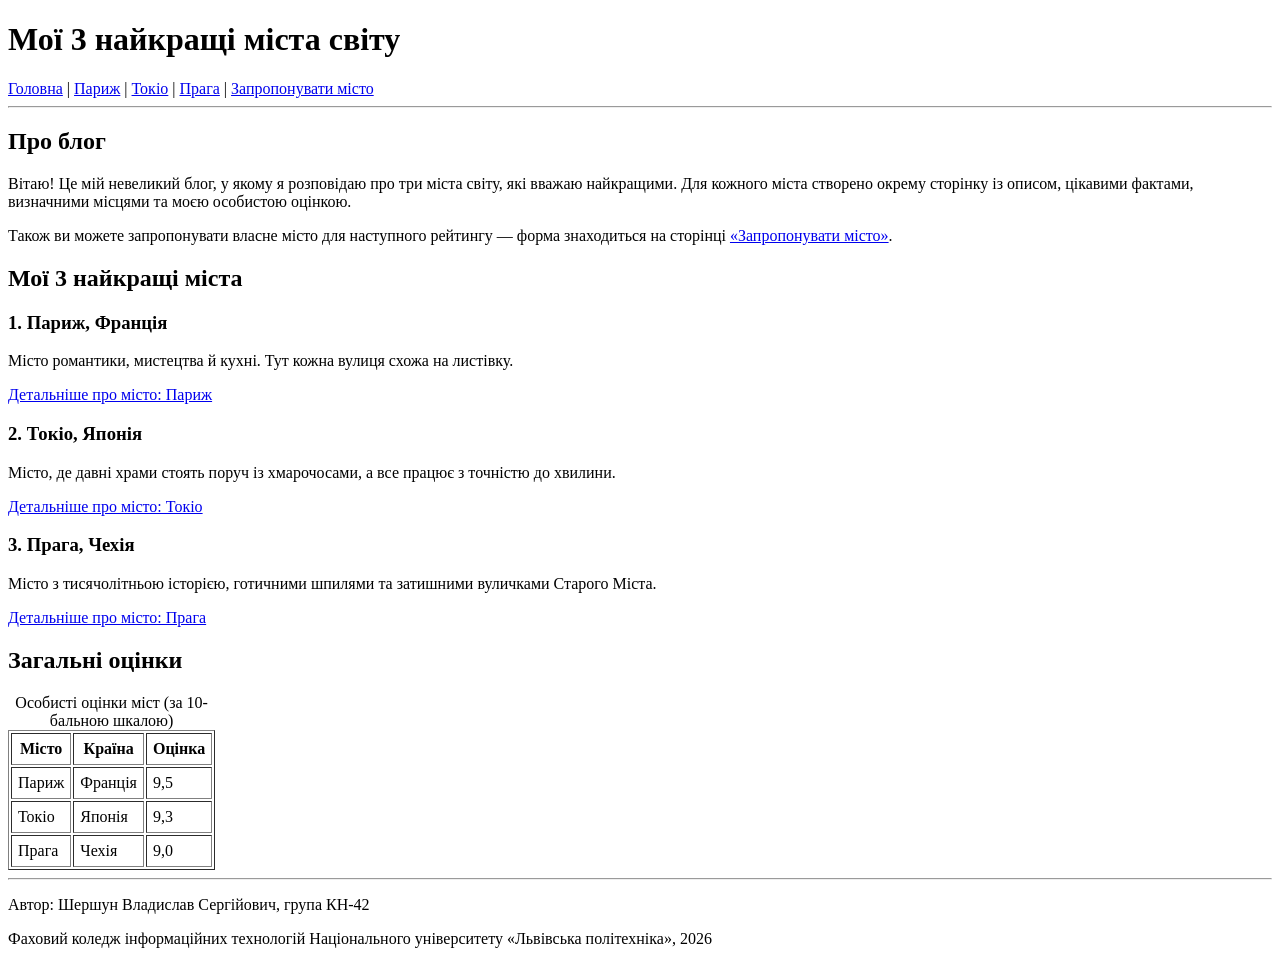
<file: index.html>
<!DOCTYPE html>
<html lang="uk">
<head>
  <meta charset="UTF-8">
  <meta name="viewport" content="width=device-width, initial-scale=1.0">
  <title>Мої 3 найкращі міста світу</title>
</head>
<body>
  <header>
    <h1>Мої 3 найкращі міста світу</h1>
    <nav>
      <a href="index.html">Головна</a> |
      <a href="city-paris.html">Париж</a> |
      <a href="city-tokyo.html">Токіо</a> |
      <a href="city-prague.html">Прага</a> |
      <a href="form.html">Запропонувати місто</a>
    </nav>
  </header>
  <hr>
  <main>
    <section>
      <h2>Про блог</h2>
      <p>Вітаю! Це мій невеликий блог, у якому я розповідаю про три міста світу, які вважаю найкращими.
      Для кожного міста створено окрему сторінку із описом, цікавими фактами, визначними місцями та моєю особистою оцінкою.</p>
      <p>Також ви можете запропонувати власне місто для наступного рейтингу — форма знаходиться на сторінці
      <a href="form.html">«Запропонувати місто»</a>.</p>
    </section>
    <section>
      <h2>Мої 3 найкращі міста</h2>
      <article>
        <h3>1. Париж, Франція</h3>
        <p>Місто романтики, мистецтва й кухні. Тут кожна вулиця схожа на листівку.</p>
        <p><a href="city-paris.html">Детальніше про місто: Париж</a></p>
      </article>
      <article>
        <h3>2. Токіо, Японія</h3>
        <p>Місто, де давні храми стоять поруч із хмарочосами, а все працює з точністю до хвилини.</p>
        <p><a href="city-tokyo.html">Детальніше про місто: Токіо</a></p>
      </article>
      <article>
        <h3>3. Прага, Чехія</h3>
        <p>Місто з тисячолітньою історією, готичними шпилями та затишними вуличками Старого Міста.</p>
        <p><a href="city-prague.html">Детальніше про місто: Прага</a></p>
      </article>
    </section>
    <section>
      <h2>Загальні оцінки</h2>
      <table border="1" cellpadding="6">
        <caption>Особисті оцінки міст (за 10-бальною шкалою)</caption>
        <thead>
          <tr><th>Місто</th><th>Країна</th><th>Оцінка</th></tr>
        </thead>
        <tbody>
          <tr><td>Париж</td><td>Франція</td><td>9,5</td></tr>
          <tr><td>Токіо</td><td>Японія</td><td>9,3</td></tr>
          <tr><td>Прага</td><td>Чехія</td><td>9,0</td></tr>
        </tbody>
      </table>
    </section>
  </main>
  <hr>
  <footer>
    <p>Автор: Шершун Владислав Сергійович, група КН-42</p>
    <p>Фаховий коледж інформаційних технологій Національного університету «Львівська політехніка», 2026</p>
  </footer>
</body>
</html>
</file>
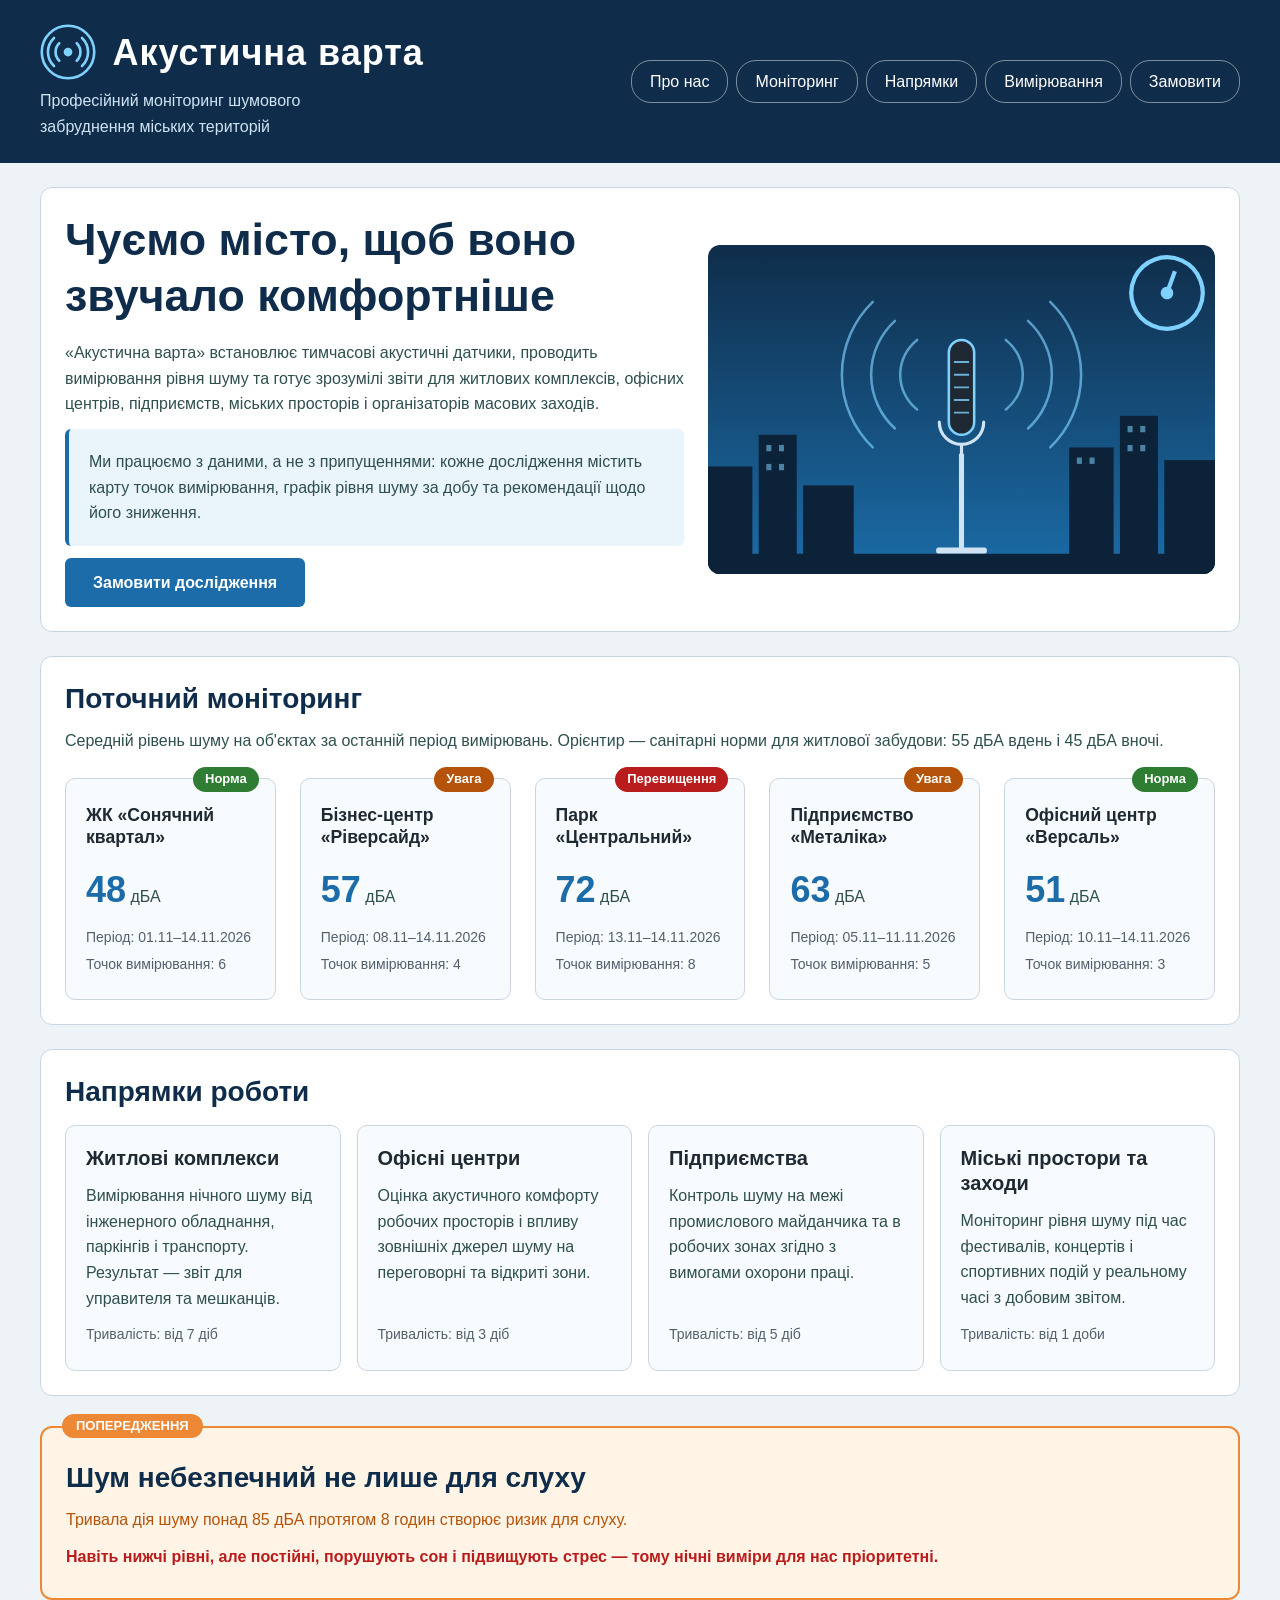
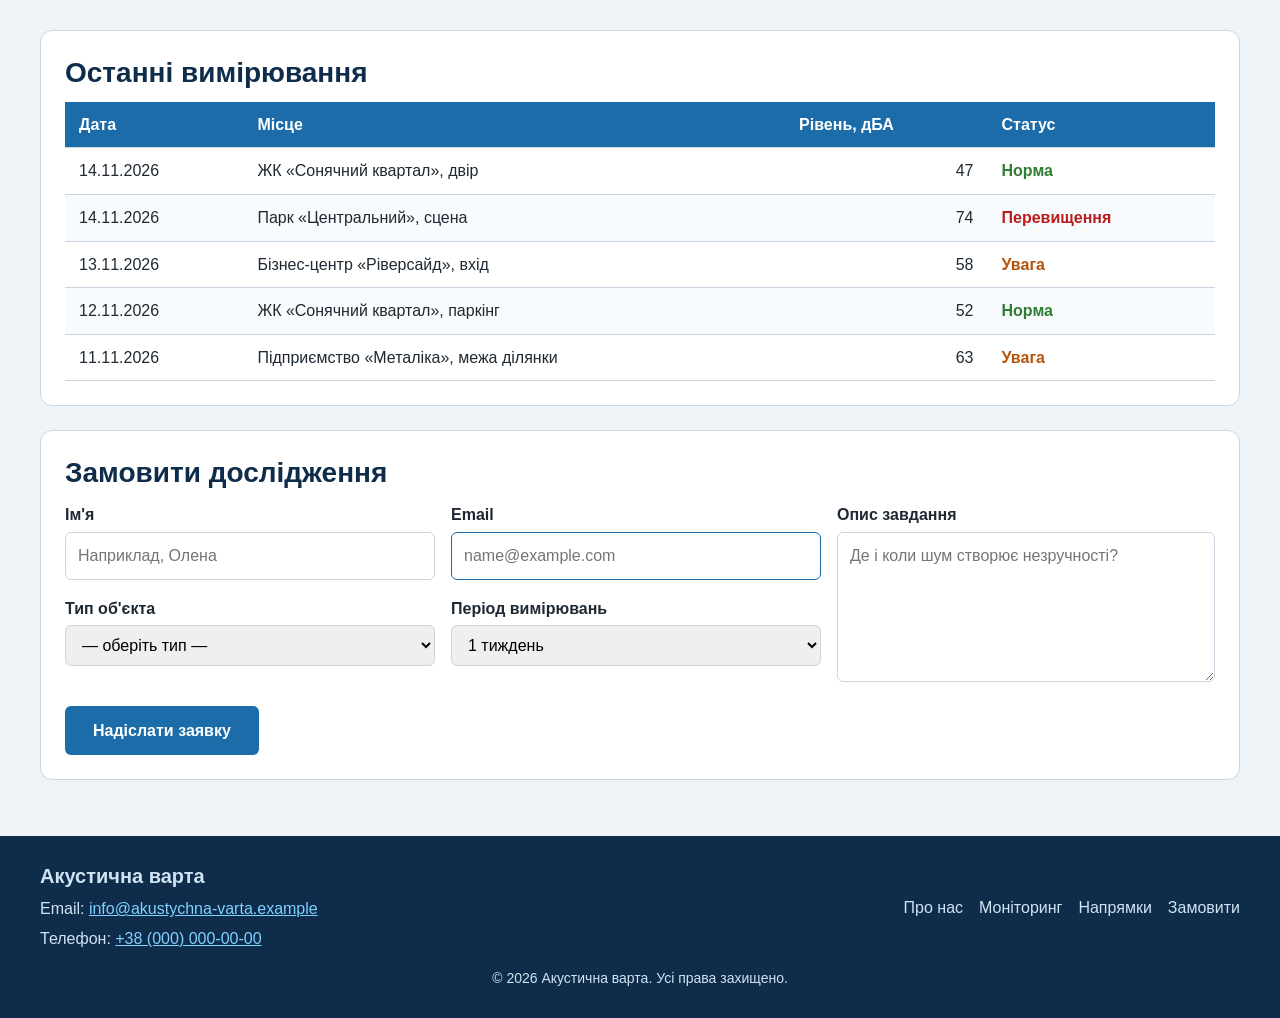
<file: Lab-3/index.html>
<!DOCTYPE html>
<html lang="uk">
<head>
  <meta charset="UTF-8">
  <meta name="viewport" content="width=device-width, initial-scale=1.0">
  <title>Акустична варта — моніторинг шумового забруднення</title>
  <link rel="stylesheet" href="css/main.css">
</head>
<body>

  <header class="site-header">
    <div class="header__inner">
      <div class="brand">
        <img class="logo" src="assets/images/logo.svg" alt="Логотип «Акустична варта»: звукові хвилі навколо датчика" width="56" height="56">
        <h1 id="site-title">Акустична варта</h1>
        <p class="slogan">Професійний моніторинг шумового забруднення міських територій</p>
      </div>
      <nav class="nav" aria-label="Головна навігація">
        <a class="nav-link" href="#about">Про нас</a>
        <a class="nav-link" href="#monitoring">Моніторинг</a>
        <a class="nav-link" href="#services">Напрямки</a>
        <a class="nav-link" href="#log">Вимірювання</a>
        <a class="nav-link" href="#order">Замовити</a>
      </nav>
    </div>
  </header>

  <main>

    <section id="about" class="section hero">
      <div class="hero__content">
        <h2 class="hero__title">Чуємо місто, щоб воно звучало комфортніше</h2>
        <p>«Акустична варта» встановлює тимчасові акустичні датчики, проводить вимірювання рівня шуму та готує зрозумілі звіти для житлових комплексів, офісних центрів, підприємств, міських просторів і організаторів масових заходів.</p>
        <p id="company-description">Ми працюємо з даними, а не з припущеннями: кожне дослідження містить карту точок вимірювання, графік рівня шуму за добу та рекомендації щодо його зниження.</p>
        <a class="btn" href="#order">Замовити дослідження</a>
      </div>
      <div class="hero__image">
        <img src="assets/images/hero.svg" alt="Мікрофон на тлі міської забудови та звукові хвилі" width="800" height="520">
        <div class="sensor" aria-hidden="true"></div>
      </div>
    </section>

    <section id="monitoring" class="section">
      <h2>Поточний моніторинг</h2>
      <p>Середній рівень шуму на об'єктах за останній період вимірювань. Орієнтир — санітарні норми для житлової забудови: 55 дБА вдень і 45 дБА вночі.</p>

      <div class="monitoring-grid">
        <div class="card measure-card">
          <span class="status-badge status-ok">Норма</span>
          <h3 class="object-name">ЖК «Сонячний квартал»</h3>
          <p class="level"><span class="level-value">48</span> дБА</p>
          <p class="meta">Період: 01.11–14.11.2026</p>
          <p class="meta">Точок вимірювання: 6</p>
        </div>

        <div class="card measure-card">
          <span class="status-badge status-warn">Увага</span>
          <h3 class="object-name">Бізнес-центр «Ріверсайд»</h3>
          <p class="level"><span class="level-value">57</span> дБА</p>
          <p class="meta">Період: 08.11–14.11.2026</p>
          <p class="meta">Точок вимірювання: 4</p>
        </div>

        <div class="card measure-card">
          <span class="status-badge status-alert">Перевищення</span>
          <h3 class="object-name">Парк «Центральний»</h3>
          <p class="level"><span class="level-value">72</span> дБА</p>
          <p class="meta">Період: 13.11–14.11.2026</p>
          <p class="meta">Точок вимірювання: 8</p>
        </div>

        <div class="card measure-card">
          <span class="status-badge status-warn">Увага</span>
          <h3 class="object-name">Підприємство «Металіка»</h3>
          <p class="level"><span class="level-value">63</span> дБА</p>
          <p class="meta">Період: 05.11–11.11.2026</p>
          <p class="meta">Точок вимірювання: 5</p>
        </div>

        <div class="card measure-card">
          <span class="status-badge status-ok">Норма</span>
          <h3 class="object-name">Офісний центр «Версаль»</h3>
          <p class="level"><span class="level-value">51</span> дБА</p>
          <p class="meta">Період: 10.11–14.11.2026</p>
          <p class="meta">Точок вимірювання: 3</p>
        </div>
      </div>
    </section>

    <section id="services" class="section">
      <h2>Напрямки роботи</h2>

      <div class="services-grid">
        <article class="card service-card">
          <h3>Житлові комплекси</h3>
          <p>Вимірювання нічного шуму від інженерного обладнання, паркінгів і транспорту. Результат — звіт для управителя та мешканців.</p>
          <p class="meta">Тривалість: від 7 діб</p>
        </article>

        <article class="card service-card">
          <h3>Офісні центри</h3>
          <p>Оцінка акустичного комфорту робочих просторів і впливу зовнішніх джерел шуму на переговорні та відкриті зони.</p>
          <p class="meta">Тривалість: від 3 діб</p>
        </article>

        <article class="card service-card">
          <h3>Підприємства</h3>
          <p>Контроль шуму на межі промислового майданчика та в робочих зонах згідно з вимогами охорони праці.</p>
          <p class="meta">Тривалість: від 5 діб</p>
        </article>

        <article class="card service-card">
          <h3>Міські простори та заходи</h3>
          <p>Моніторинг рівня шуму під час фестивалів, концертів і спортивних подій у реальному часі з добовим звітом.</p>
          <p class="meta">Тривалість: від 1 доби</p>
        </article>
      </div>
    </section>

    <aside id="warning" class="warning">
      <span class="warning-label">Попередження</span>
      <h2>Шум небезпечний не лише для слуху</h2>
      <p class="warning-text">Тривала дія шуму понад 85 дБА протягом 8 годин створює ризик для слуху.</p>
      <p id="warning-note" class="warning-text">Навіть нижчі рівні, але постійні, порушують сон і підвищують стрес — тому нічні виміри для нас пріоритетні.</p>
    </aside>

    <section id="log" class="section">
      <h2>Останні вимірювання</h2>
      <div class="table-wrapper" role="region" aria-label="Таблиця останніх вимірювань" tabindex="0">
        <table class="log-table">
          <thead>
            <tr>
              <th>Дата</th>
              <th>Місце</th>
              <th>Рівень, дБА</th>
              <th>Статус</th>
            </tr>
          </thead>
          <tbody>
            <tr>
              <td>14.11.2026</td>
              <td>ЖК «Сонячний квартал», двір</td>
              <td class="level-cell">47</td>
              <td><span class="status-text status-ok">Норма</span></td>
            </tr>
            <tr>
              <td>14.11.2026</td>
              <td>Парк «Центральний», сцена</td>
              <td class="level-cell">74</td>
              <td><span class="status-text status-alert">Перевищення</span></td>
            </tr>
            <tr>
              <td>13.11.2026</td>
              <td>Бізнес-центр «Ріверсайд», вхід</td>
              <td class="level-cell">58</td>
              <td><span class="status-text status-warn">Увага</span></td>
            </tr>
            <tr>
              <td>12.11.2026</td>
              <td>ЖК «Сонячний квартал», паркінг</td>
              <td class="level-cell">52</td>
              <td><span class="status-text status-ok">Норма</span></td>
            </tr>
            <tr>
              <td>11.11.2026</td>
              <td>Підприємство «Металіка», межа ділянки</td>
              <td class="level-cell">63</td>
              <td><span class="status-text status-warn">Увага</span></td>
            </tr>
          </tbody>
        </table>
      </div>
    </section>

    <section id="order" class="section">
      <h2>Замовити дослідження</h2>
      <form class="form" action="#" method="post">
        <div class="form__fields">
          <div class="form-row">
            <label for="name">Ім'я</label>
            <input type="text" id="name" name="name" placeholder="Наприклад, Олена" required>
          </div>
          <div class="form-row">
            <label for="email">Email</label>
            <input type="email" id="email" name="email" placeholder="name@example.com" required>
          </div>
          <div class="form-row">
            <label for="object-type">Тип об'єкта</label>
            <select id="object-type" name="object-type" required>
              <option value="">— оберіть тип —</option>
              <option value="residential">Житловий комплекс</option>
              <option value="office">Офісний центр</option>
              <option value="industrial">Підприємство</option>
              <option value="public">Міський простір</option>
              <option value="event">Масовий захід</option>
            </select>
          </div>
          <div class="form-row">
            <label for="period">Період вимірювань</label>
            <select id="period" name="period">
              <option value="1d">1 доба</option>
              <option value="1w" selected>1 тиждень</option>
              <option value="1m">1 місяць</option>
            </select>
          </div>
        </div>
        <div class="form-row form__description">
          <label for="details">Опис завдання</label>
          <textarea id="details" name="details" rows="5" placeholder="Де і коли шум створює незручності?"></textarea>
        </div>
        <div class="form__actions">
          <button type="submit" class="btn">Надіслати заявку</button>
        </div>
      </form>
    </section>

  </main>

  <footer class="site-footer">
    <div class="footer__inner">
      <div class="footer__contacts">
        <p class="footer__title">Акустична варта</p>
        <p>Email: <a href="mailto:info@akustychna-varta.example">info@akustychna-varta.example</a></p>
        <p>Телефон: <a href="tel:+380000000000">+38 (000) 000-00-00</a></p>
      </div>
      <nav class="footer__nav" aria-label="Навігація в підвалі">
        <a href="#about">Про нас</a>
        <a href="#monitoring">Моніторинг</a>
        <a href="#services">Напрямки</a>
        <a href="#order">Замовити</a>
      </nav>
    </div>
    <p class="footer__copy">© 2026 Акустична варта. Усі права захищено.</p>
  </footer>

</body>
</html>
</file>
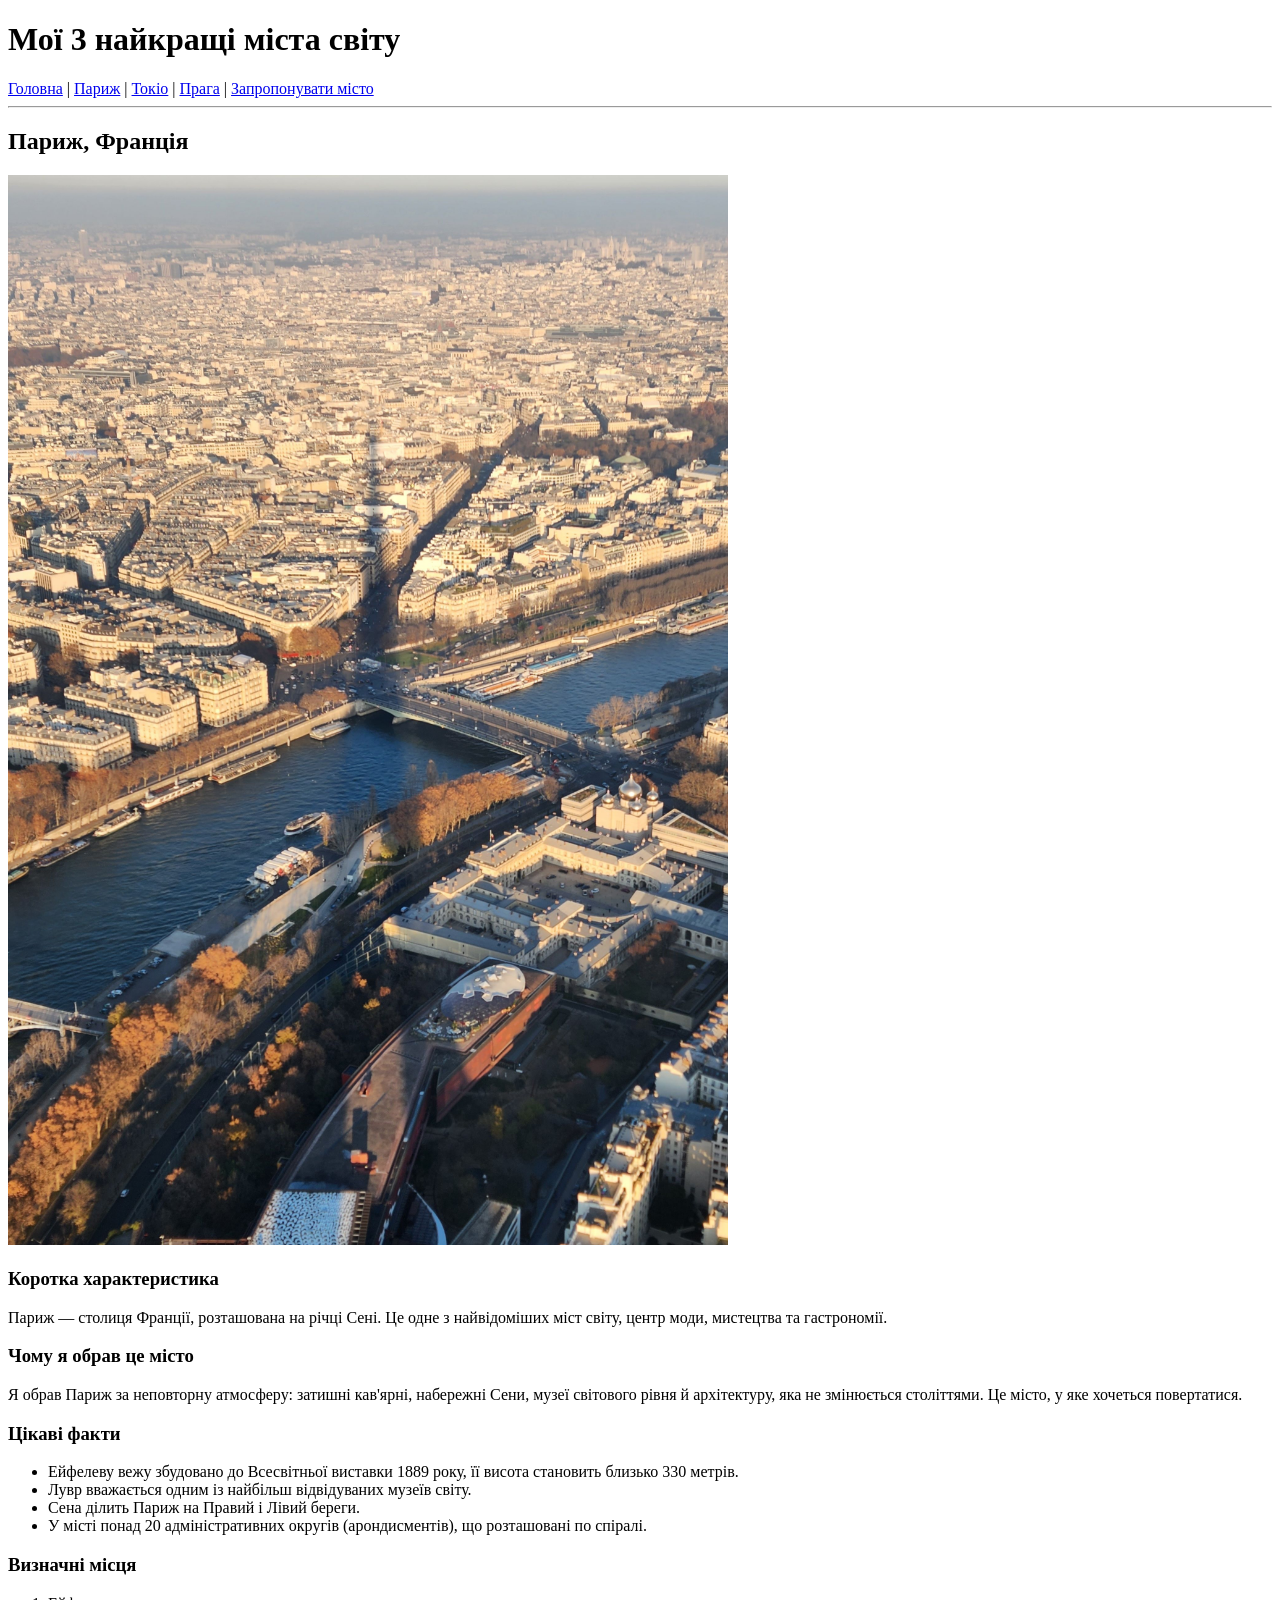
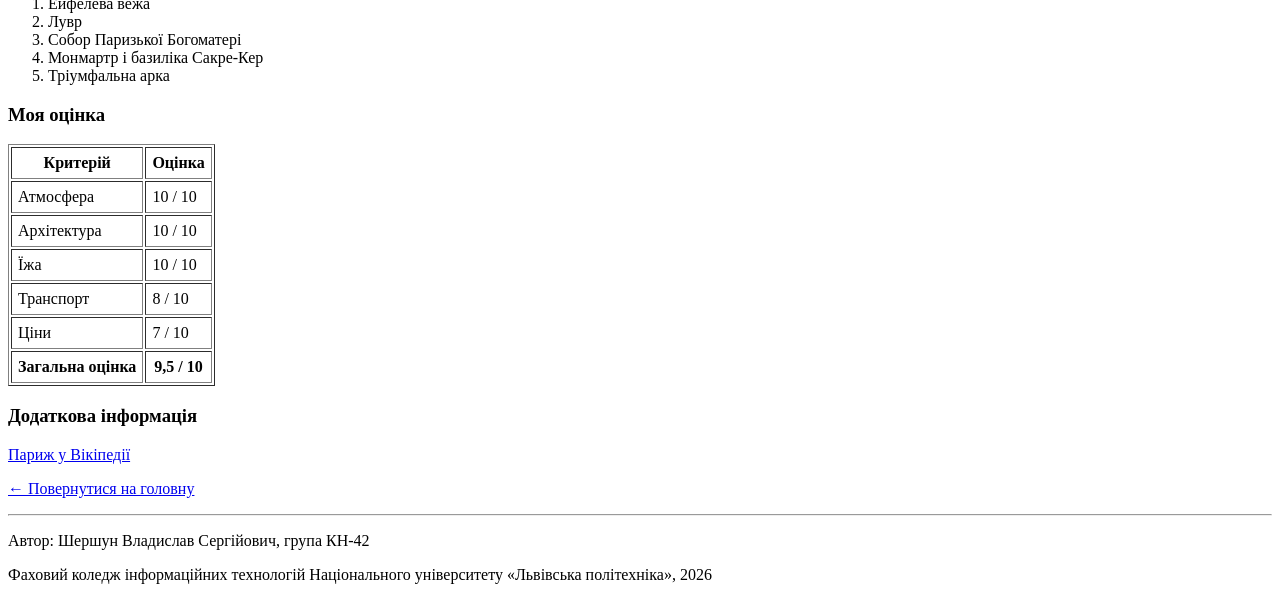
<file: city-paris.html>
<!DOCTYPE html>
<html lang="uk">
<head>
  <meta charset="UTF-8">
  <meta name="viewport" content="width=device-width, initial-scale=1.0">
  <title>Париж — Мої 3 найкращі міста світу</title>
</head>
<body>
  <header>
    <h1>Мої 3 найкращі міста світу</h1>
    <nav>
      <a href="index.html">Головна</a> |
      <a href="city-paris.html">Париж</a> |
      <a href="city-tokyo.html">Токіо</a> |
      <a href="city-prague.html">Прага</a> |
      <a href="form.html">Запропонувати місто</a>
    </nav>
  </header>
  <hr>
  <main>
    <article>
      <h2>Париж, Франція</h2>
      <img src="images/paris.jpg" alt="Ілюстрація: силует Ейфелевої вежі на тлі вечірнього неба над Сеною" width="720">
      <section>
        <h3>Коротка характеристика</h3>
        <p>Париж — столиця Франції, розташована на річці Сені. Це одне з найвідоміших міст світу, центр моди, мистецтва та гастрономії.</p>
      </section>
      <section>
        <h3>Чому я обрав це місто</h3>
        <p>Я обрав Париж за неповторну атмосферу: затишні кав'ярні, набережні Сени, музеї світового рівня й архітектуру, яка не змінюється століттями. Це місто, у яке хочеться повертатися.</p>
      </section>
      <section>
        <h3>Цікаві факти</h3>
        <ul>
        <li>Ейфелеву вежу збудовано до Всесвітньої виставки 1889 року, її висота становить близько 330 метрів.</li>
        <li>Лувр вважається одним із найбільш відвідуваних музеїв світу.</li>
        <li>Сена ділить Париж на Правий і Лівий береги.</li>
        <li>У місті понад 20 адміністративних округів (арондисментів), що розташовані по спіралі.</li>
        </ul>
      </section>
      <section>
        <h3>Визначні місця</h3>
        <ol>
        <li>Ейфелева вежа</li>
        <li>Лувр</li>
        <li>Собор Паризької Богоматері</li>
        <li>Монмартр і базиліка Сакре-Кер</li>
        <li>Тріумфальна арка</li>
        </ol>
      </section>
      <section>
        <h3>Моя оцінка</h3>
        <table border="1" cellpadding="6">
          <thead>
            <tr><th>Критерій</th><th>Оцінка</th></tr>
          </thead>
          <tbody>
          <tr><td>Атмосфера</td><td>10 / 10</td></tr>
          <tr><td>Архітектура</td><td>10 / 10</td></tr>
          <tr><td>Їжа</td><td>10 / 10</td></tr>
          <tr><td>Транспорт</td><td>8 / 10</td></tr>
          <tr><td>Ціни</td><td>7 / 10</td></tr>
          </tbody>
          <tfoot>
            <tr><th>Загальна оцінка</th><th>9,5 / 10</th></tr>
          </tfoot>
        </table>
      </section>
      <section>
        <h3>Додаткова інформація</h3>
        <p><a href="https://uk.wikipedia.org/wiki/Париж" target="_blank" rel="noopener">Париж у Вікіпедії</a></p>
      </section>
    </article>
    <p><a href="index.html">← Повернутися на головну</a></p>
  </main>
  <hr>
  <footer>
    <p>Автор: Шершун Владислав Сергійович, група КН-42</p>
    <p>Фаховий коледж інформаційних технологій Національного університету «Львівська політехніка», 2026</p>
  </footer>
</body>
</html>
</file>
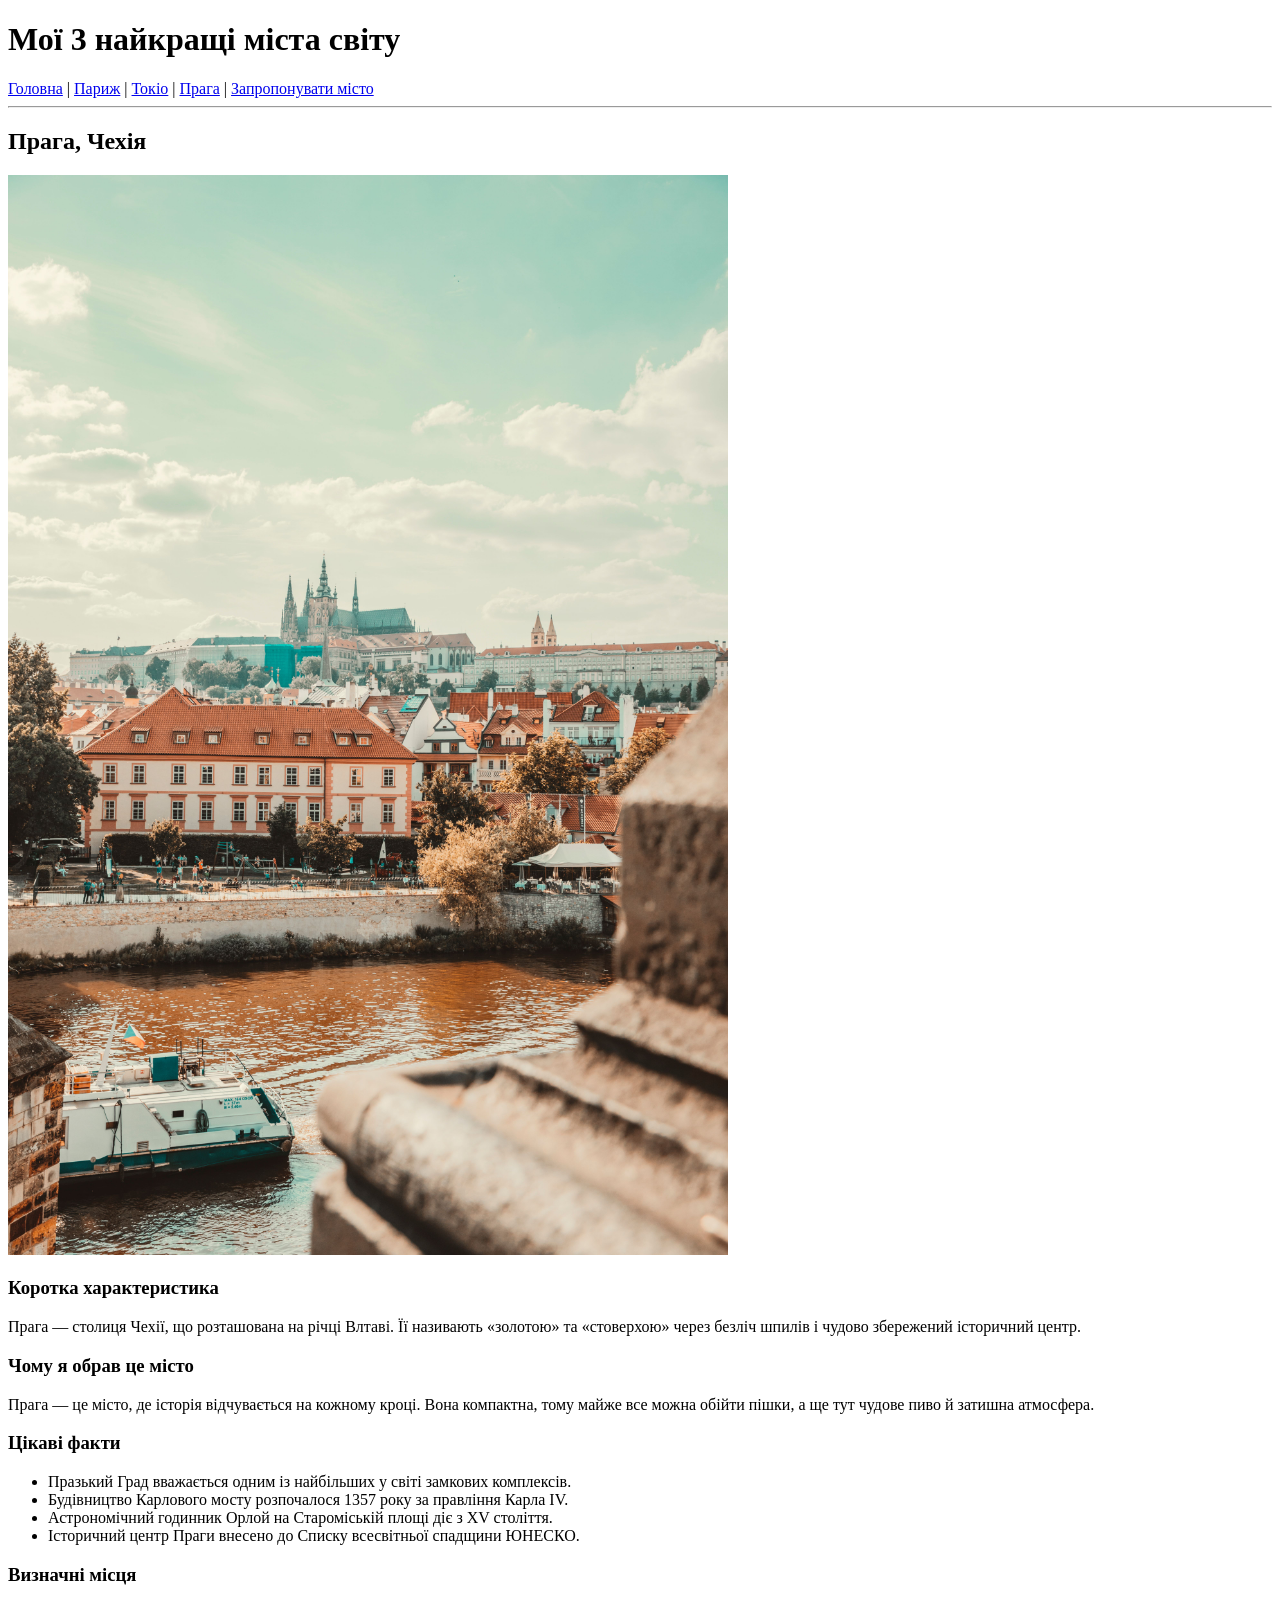
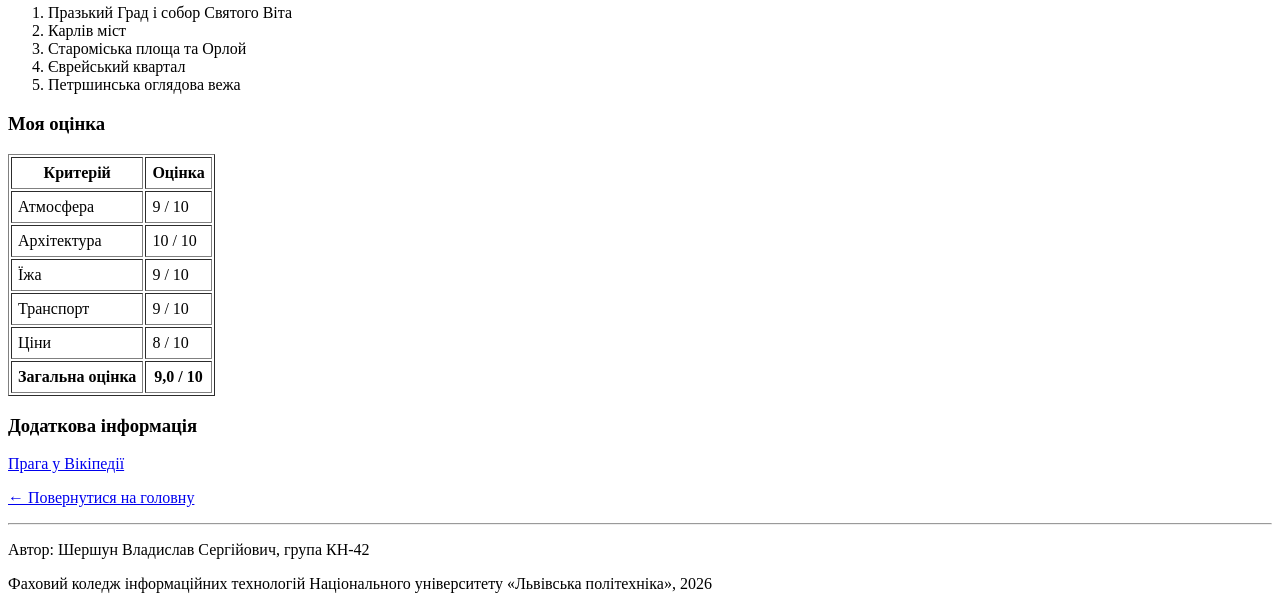
<file: city-prague.html>
<!DOCTYPE html>
<html lang="uk">
<head>
  <meta charset="UTF-8">
  <meta name="viewport" content="width=device-width, initial-scale=1.0">
  <title>Прага — Мої 3 найкращі міста світу</title>
</head>
<body>
  <header>
    <h1>Мої 3 найкращі міста світу</h1>
    <nav>
      <a href="index.html">Головна</a> |
      <a href="city-paris.html">Париж</a> |
      <a href="city-tokyo.html">Токіо</a> |
      <a href="city-prague.html">Прага</a> |
      <a href="form.html">Запропонувати місто</a>
    </nav>
  </header>
  <hr>
  <main>
    <article>
      <h2>Прага, Чехія</h2>
      <img src="images/prague.jpg" alt="Ілюстрація: Празький Град на пагорбі над річкою Влтавою та Карлів міст" width="720">
      <section>
        <h3>Коротка характеристика</h3>
        <p>Прага — столиця Чехії, що розташована на річці Влтаві. Її називають «золотою» та «стоверхою» через безліч шпилів і чудово збережений історичний центр.</p>
      </section>
      <section>
        <h3>Чому я обрав це місто</h3>
        <p>Прага — це місто, де історія відчувається на кожному кроці. Вона компактна, тому майже все можна обійти пішки, а ще тут чудове пиво й затишна атмосфера.</p>
      </section>
      <section>
        <h3>Цікаві факти</h3>
        <ul>
        <li>Празький Град вважається одним із найбільших у світі замкових комплексів.</li>
        <li>Будівництво Карлового мосту розпочалося 1357 року за правління Карла IV.</li>
        <li>Астрономічний годинник Орлой на Староміській площі діє з XV століття.</li>
        <li>Історичний центр Праги внесено до Списку всесвітньої спадщини ЮНЕСКО.</li>
        </ul>
      </section>
      <section>
        <h3>Визначні місця</h3>
        <ol>
        <li>Празький Град і собор Святого Віта</li>
        <li>Карлів міст</li>
        <li>Староміська площа та Орлой</li>
        <li>Єврейський квартал</li>
        <li>Петршинська оглядова вежа</li>
        </ol>
      </section>
      <section>
        <h3>Моя оцінка</h3>
        <table border="1" cellpadding="6">
          <thead>
            <tr><th>Критерій</th><th>Оцінка</th></tr>
          </thead>
          <tbody>
          <tr><td>Атмосфера</td><td>9 / 10</td></tr>
          <tr><td>Архітектура</td><td>10 / 10</td></tr>
          <tr><td>Їжа</td><td>9 / 10</td></tr>
          <tr><td>Транспорт</td><td>9 / 10</td></tr>
          <tr><td>Ціни</td><td>8 / 10</td></tr>
          </tbody>
          <tfoot>
            <tr><th>Загальна оцінка</th><th>9,0 / 10</th></tr>
          </tfoot>
        </table>
      </section>
      <section>
        <h3>Додаткова інформація</h3>
        <p><a href="https://uk.wikipedia.org/wiki/Прага" target="_blank" rel="noopener">Прага у Вікіпедії</a></p>
      </section>
    </article>
    <p><a href="index.html">← Повернутися на головну</a></p>
  </main>
  <hr>
  <footer>
    <p>Автор: Шершун Владислав Сергійович, група КН-42</p>
    <p>Фаховий коледж інформаційних технологій Національного університету «Львівська політехніка», 2026</p>
  </footer>
</body>
</html>
</file>
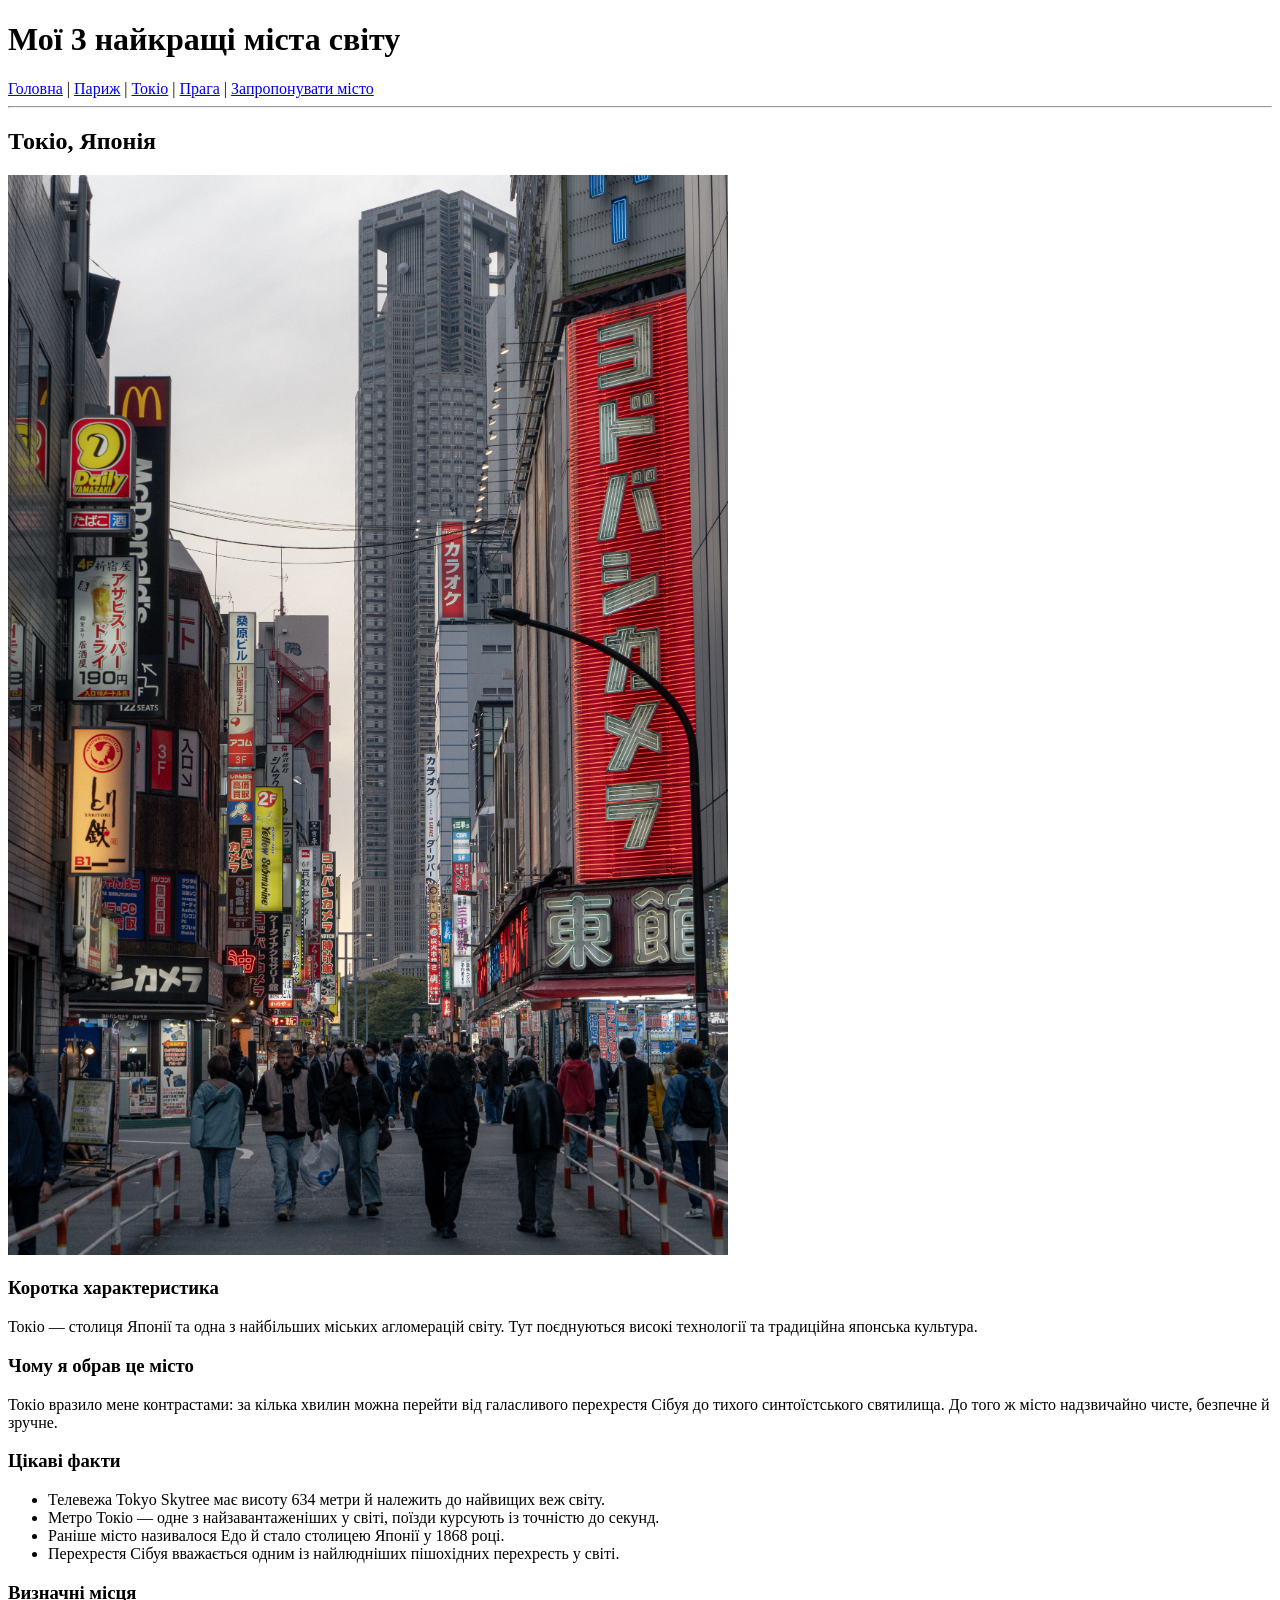
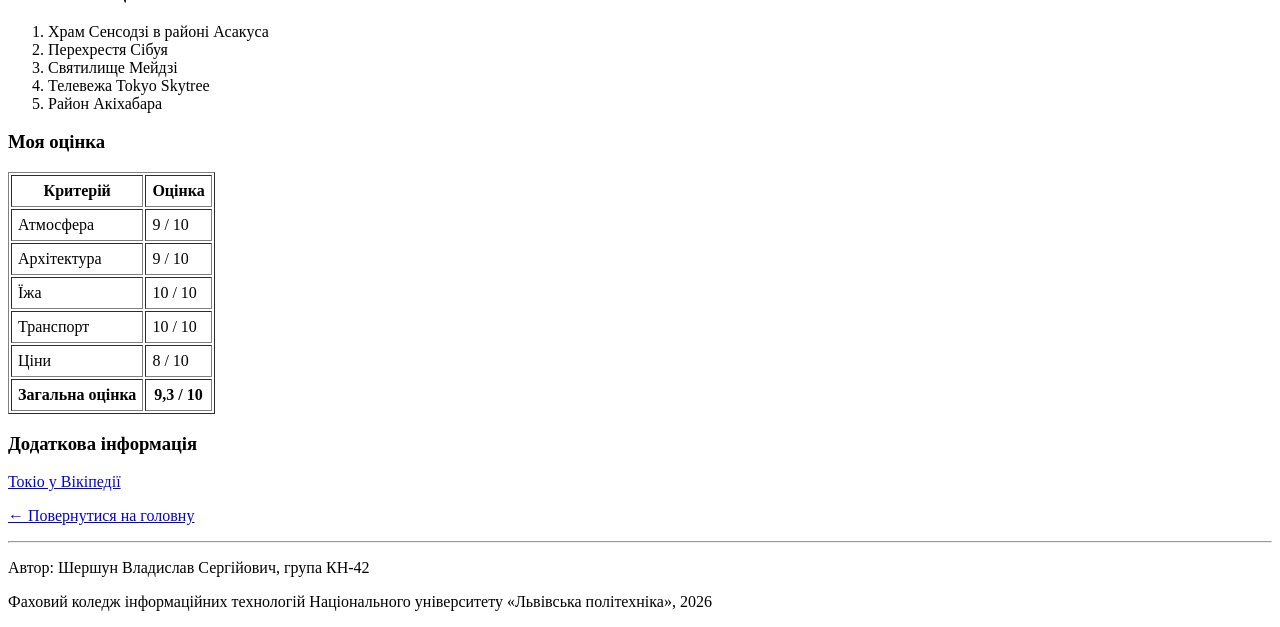
<file: city-tokyo.html>
<!DOCTYPE html>
<html lang="uk">
<head>
  <meta charset="UTF-8">
  <meta name="viewport" content="width=device-width, initial-scale=1.0">
  <title>Токіо — Мої 3 найкращі міста світу</title>
</head>
<body>
  <header>
    <h1>Мої 3 найкращі міста світу</h1>
    <nav>
      <a href="index.html">Головна</a> |
      <a href="city-paris.html">Париж</a> |
      <a href="city-tokyo.html">Токіо</a> |
      <a href="city-prague.html">Прага</a> |
      <a href="form.html">Запропонувати місто</a>
    </nav>
  </header>
  <hr>
  <main>
    <article>
      <h2>Токіо, Японія</h2>
      <img src="images/tokyo.jpg" alt="Ілюстрація: нічний Токіо з хмарочосами, горою Фудзі та телевежею" width="720">
      <section>
        <h3>Коротка характеристика</h3>
        <p>Токіо — столиця Японії та одна з найбільших міських агломерацій світу. Тут поєднуються високі технології та традиційна японська культура.</p>
      </section>
      <section>
        <h3>Чому я обрав це місто</h3>
        <p>Токіо вразило мене контрастами: за кілька хвилин можна перейти від галасливого перехрестя Сібуя до тихого синтоїстського святилища. До того ж місто надзвичайно чисте, безпечне й зручне.</p>
      </section>
      <section>
        <h3>Цікаві факти</h3>
        <ul>
        <li>Телевежа Tokyo Skytree має висоту 634 метри й належить до найвищих веж світу.</li>
        <li>Метро Токіо — одне з найзавантаженіших у світі, поїзди курсують із точністю до секунд.</li>
        <li>Раніше місто називалося Едо й стало столицею Японії у 1868 році.</li>
        <li>Перехрестя Сібуя вважається одним із найлюдніших пішохідних перехресть у світі.</li>
        </ul>
      </section>
      <section>
        <h3>Визначні місця</h3>
        <ol>
        <li>Храм Сенсодзі в районі Асакуса</li>
        <li>Перехрестя Сібуя</li>
        <li>Святилище Мейдзі</li>
        <li>Телевежа Tokyo Skytree</li>
        <li>Район Акіхабара</li>
        </ol>
      </section>
      <section>
        <h3>Моя оцінка</h3>
        <table border="1" cellpadding="6">
          <thead>
            <tr><th>Критерій</th><th>Оцінка</th></tr>
          </thead>
          <tbody>
          <tr><td>Атмосфера</td><td>9 / 10</td></tr>
          <tr><td>Архітектура</td><td>9 / 10</td></tr>
          <tr><td>Їжа</td><td>10 / 10</td></tr>
          <tr><td>Транспорт</td><td>10 / 10</td></tr>
          <tr><td>Ціни</td><td>8 / 10</td></tr>
          </tbody>
          <tfoot>
            <tr><th>Загальна оцінка</th><th>9,3 / 10</th></tr>
          </tfoot>
        </table>
      </section>
      <section>
        <h3>Додаткова інформація</h3>
        <p><a href="https://uk.wikipedia.org/wiki/Токіо" target="_blank" rel="noopener">Токіо у Вікіпедії</a></p>
      </section>
    </article>
    <p><a href="index.html">← Повернутися на головну</a></p>
  </main>
  <hr>
  <footer>
    <p>Автор: Шершун Владислав Сергійович, група КН-42</p>
    <p>Фаховий коледж інформаційних технологій Національного університету «Львівська політехніка», 2026</p>
  </footer>
</body>
</html>
</file>
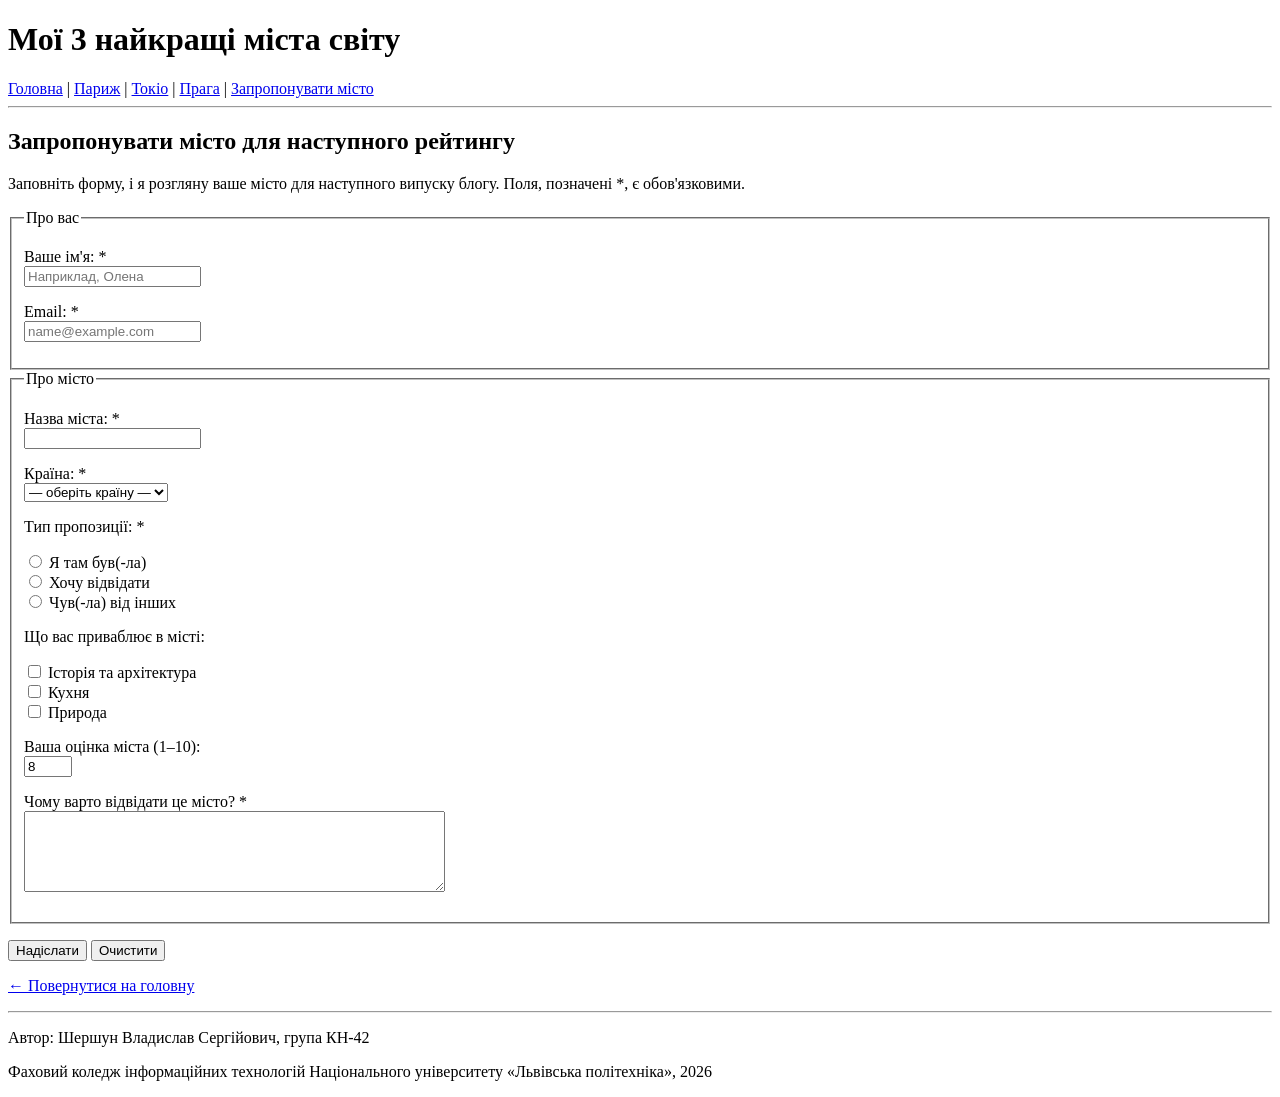
<file: form.html>
<!DOCTYPE html>
<html lang="uk">
<head>
  <meta charset="UTF-8">
  <meta name="viewport" content="width=device-width, initial-scale=1.0">
  <title>Запропонувати місто — Мої 3 найкращі міста світу</title>
</head>
<body>
  <header>
    <h1>Мої 3 найкращі міста світу</h1>
    <nav>
      <a href="index.html">Головна</a> |
      <a href="city-paris.html">Париж</a> |
      <a href="city-tokyo.html">Токіо</a> |
      <a href="city-prague.html">Прага</a> |
      <a href="form.html">Запропонувати місто</a>
    </nav>
  </header>
  <hr>
  <main>
    <h2>Запропонувати місто для наступного рейтингу</h2>
    <p>Заповніть форму, і я розгляну ваше місто для наступного випуску блогу. Поля, позначені *, є обов'язковими.</p>
    <form action="form.html" method="get">
      <fieldset>
        <legend>Про вас</legend>
        <p>
          <label for="name">Ваше ім'я: *</label><br>
          <input type="text" id="name" name="name" placeholder="Наприклад, Олена" required>
        </p>
        <p>
          <label for="email">Email: *</label><br>
          <input type="email" id="email" name="email" placeholder="name@example.com" required>
        </p>
      </fieldset>
      <fieldset>
        <legend>Про місто</legend>
        <p>
          <label for="city">Назва міста: *</label><br>
          <input type="text" id="city" name="city" required>
        </p>
        <p>
          <label for="country">Країна: *</label><br>
          <select id="country" name="country" required>
            <option value="">— оберіть країну —</option>
            <option value="ua">Україна</option>
            <option value="it">Італія</option>
            <option value="es">Іспанія</option>
            <option value="pt">Португалія</option>
            <option value="de">Німеччина</option>
            <option value="other">Інша</option>
          </select>
        </p>
        <p>Тип пропозиції: *</p>
        <p>
          <input type="radio" id="type-visited" name="type" value="visited" required>
          <label for="type-visited">Я там був(-ла)</label><br>
          <input type="radio" id="type-wish" name="type" value="wish">
          <label for="type-wish">Хочу відвідати</label><br>
          <input type="radio" id="type-heard" name="type" value="heard">
          <label for="type-heard">Чув(-ла) від інших</label>
        </p>
        <p>Що вас приваблює в місті:</p>
        <p>
          <input type="checkbox" id="int-history" name="interest" value="history">
          <label for="int-history">Історія та архітектура</label><br>
          <input type="checkbox" id="int-food" name="interest" value="food">
          <label for="int-food">Кухня</label><br>
          <input type="checkbox" id="int-nature" name="interest" value="nature">
          <label for="int-nature">Природа</label>
        </p>
        <p>
          <label for="rating">Ваша оцінка міста (1–10):</label><br>
          <input type="number" id="rating" name="rating" min="1" max="10" value="8">
        </p>
        <p>
          <label for="reason">Чому варто відвідати це місто? *</label><br>
          <textarea id="reason" name="reason" rows="5" cols="50" required></textarea>
        </p>
      </fieldset>
      <p>
        <button type="submit">Надіслати</button>
        <button type="reset">Очистити</button>
      </p>
    </form>
    <p><a href="index.html">← Повернутися на головну</a></p>
  </main>
  <hr>
  <footer>
    <p>Автор: Шершун Владислав Сергійович, група КН-42</p>
    <p>Фаховий коледж інформаційних технологій Національного університету «Львівська політехніка», 2026</p>
  </footer>
</body>
</html>
</file>
<file: Lab-3/css/main.css>
*,
*::before,
*::after {
  box-sizing: border-box;
}

html {
  scroll-behavior: smooth;
}

body {
  margin: 0;
  font-family: "Segoe UI", Roboto, Arial, sans-serif;
  font-size: 16px;
  line-height: 1.6;
  color: #1f2933;
  background: #eef3f7;
}

h1,
h2,
h3 {
  margin: 0 0 12px;
  font-weight: 700;
  line-height: 1.25;
}

h1 {
  font-size: clamp(1.5rem, 5vw, 2.25rem);
}

h2 {
  font-size: clamp(1.4rem, 3.5vw, 1.75rem);
  color: #0f2d4a;
}

h3 {
  font-size: 1.25rem;
}

p {
  margin: 0 0 12px;
  color: darkslategray;
}

img {
  display: block;
  max-width: 100%;
  height: auto;
}

button,
input,
select,
textarea {
  font: inherit;
}

label {
  display: block;
  margin-bottom: 4px;
  font-weight: 600;
}

input[type=text],
input[type=email],
select,
textarea {
  width: 100%;
  max-width: 100%;
  padding: 10px 12px;
  border: 1px solid #c9d6e2;
  border-radius: 6px;
}

input[type=email] {
  border-color: #1b6ca8;
}

input:focus,
select:focus,
textarea:focus {
  outline: 2px solid #e07a1f;
}

a[href^="mailto:"],
a[href^="tel:"] {
  color: #7fd1ff;
}

.site-header {
  padding-block: 24px;
  color: #fff;
  background: #0f2d4a;
}

.header__inner {
  width: min(100% - 32px, 1200px);
  margin-inline: auto;
  display: flex;
  flex-direction: column;
  gap: 16px;
}
@media (min-width: 768px) {
  .header__inner {
    flex-direction: row;
    align-items: center;
    justify-content: space-between;
  }
}

main {
  width: min(100% - 32px, 1200px);
  margin-inline: auto;
  padding-bottom: 16px;
}

.section {
  margin-block: 24px;
  padding: clamp(16px, 3vw, 24px);
  background: #fff;
  border: 1px solid #c9d6e2;
  border-radius: 12px;
}

.hero {
  display: grid;
  grid-template-columns: 1fr;
  gap: 24px;
}
@media (min-width: 768px) {
  .hero {
    grid-template-columns: 1.1fr 0.9fr;
    align-items: center;
  }
}

.monitoring-grid {
  display: grid;
  grid-template-columns: 1fr;
  gap: 24px;
}
@media (min-width: 768px) {
  .monitoring-grid {
    grid-template-columns: repeat(2, 1fr);
  }
}
@media (min-width: 1024px) {
  .monitoring-grid {
    grid-template-columns: repeat(5, 1fr);
  }
}
.monitoring-grid {
  margin-top: 24px;
}

.services-grid {
  display: grid;
  grid-template-columns: 1fr;
  gap: 16px;
}
@media (min-width: 768px) {
  .services-grid {
    grid-template-columns: repeat(2, 1fr);
  }
}
@media (min-width: 1024px) {
  .services-grid {
    grid-template-columns: repeat(4, 1fr);
  }
}
.services-grid {
  margin-top: 16px;
}

.site-footer {
  margin-top: 16px;
  padding-block: 24px;
  color: #cfe3f3;
  background: #0f2d4a;
}

.footer__inner {
  width: min(100% - 32px, 1200px);
  margin-inline: auto;
  display: flex;
  flex-direction: column;
  gap: 24px;
}
@media (min-width: 768px) {
  .footer__inner {
    flex-direction: row;
    justify-content: space-between;
    align-items: center;
  }
}

.brand .logo {
  display: inline-block;
  vertical-align: middle;
}
.brand h1 {
  display: inline-block;
  vertical-align: middle;
  margin: 0 0 0 12px;
  color: #fff;
  letter-spacing: 1px;
  white-space: nowrap;
}

.slogan {
  max-width: 34ch;
  margin: 8px 0 0;
  color: #cfe3f3;
}

.nav {
  display: flex;
  flex-direction: column;
  gap: 12px;
}
@media (min-width: 768px) {
  .nav {
    flex-direction: row;
    flex-wrap: wrap;
    justify-content: flex-end;
    gap: 8px;
  }
}

.nav-link {
  padding: 8px 18px;
  border: 1px solid rgba(255, 255, 255, 0.45);
  border-radius: 20px;
  color: #fff;
  text-align: center;
  text-decoration: none;
  transition: background-color 0.25s ease, color 0.25s ease;
}
.nav-link:hover {
  color: #0f2d4a;
  background: #fff;
}

.hero__title {
  font-size: clamp(1.8rem, 5vw, 2.8rem);
  margin-bottom: 16px;
}

.hero__image {
  position: relative;
}
.hero__image img {
  width: 100%;
  border-radius: 12px;
  object-fit: cover;
}

.sensor {
  position: absolute;
  top: 12px;
  right: 12px;
  width: 56px;
  height: 56px;
  border: 4px solid #7fd1ff;
  border-radius: 50%;
  transform: rotate(-20deg) scale(1.05);
  transition: transform 0.4s ease;
}
.sensor::before, .sensor::after {
  content: "";
  position: absolute;
  left: 50%;
  top: 50%;
}
.sensor::before {
  width: 12px;
  height: 12px;
  background: #7fd1ff;
  border-radius: 50%;
  transform: translate(-50%, -50%);
}
.sensor::after {
  width: 4px;
  height: 22px;
  margin: -22px 0 0 -2px;
  background: #7fd1ff;
  transform-origin: 50% 100%;
  transform: rotate(40deg);
}
.sensor:hover {
  transform: rotate(0deg) scale(1.2);
}
@media (min-width: 768px) {
  .sensor {
    width: 72px;
    height: 72px;
  }
}

#company-description {
  padding: 20px;
  background: #eaf4fb;
  border-left: 4px solid #1b6ca8;
  border-radius: 6px;
}

.btn {
  display: inline-block;
  padding: 12px 28px;
  font-weight: 600;
  color: #fff;
  text-decoration: none;
  background: #1b6ca8;
  border: none;
  border-radius: 6px;
  cursor: pointer;
  transition: background-color 0.3s ease;
}
.btn:hover {
  background: #e07a1f;
}

.card {
  background: #f8fbfd;
  border: 1px solid #c9d6e2;
  border-radius: 10px;
  padding: 20px;
  transition: transform 0.25s ease, box-shadow 0.25s ease;
}
.card:hover {
  transform: translateY(-4px);
  box-shadow: 0 8px 18px rgba(15, 45, 74, 0.18);
}

.measure-card {
  position: relative;
}

.service-card {
  display: flex;
  flex-direction: column;
}
.service-card .meta {
  margin-top: auto;
}

.object-name {
  margin-top: 6px;
  font-size: 1.1rem;
}

.level {
  margin-bottom: 8px;
}

.level-value {
  font-size: 36px;
  font-weight: 700;
  color: #1b6ca8;
}

.meta {
  margin-bottom: 4px;
  font-size: 14px;
  color: #52606d;
}

.status-ok {
  --status: #2e7d32;
}

.status-warn {
  --status: #b45309;
}

.status-alert {
  --status: #b91c1c;
}

.status-badge {
  position: absolute;
  top: -12px;
  right: 16px;
  padding: 2px 12px;
  font-size: 13px;
  color: #fff;
  background: var(--status);
  border-radius: 14px;
}

.status-text {
  color: var(--status);
}

.status-badge,
.status-text {
  font-weight: 700;
}

.warning {
  position: relative;
  width: 100%;
  margin-block: 30px;
  padding: 32px 16px 16px;
  background: #fff4e5;
  border: 2px solid #ed8936;
  border-radius: 12px;
}
.warning h2 {
  margin-top: 0;
}
@media (min-width: 768px) {
  .warning {
    padding-inline: 24px;
  }
}

.warning-label {
  position: absolute;
  top: -14px;
  left: 20px;
  padding: 2px 14px;
  font-size: 13px;
  font-weight: 700;
  text-transform: uppercase;
  color: #fff;
  background: #ed8936;
  border-radius: 14px;
}

.warning-text {
  color: #b45309;
}

#warning-note {
  font-weight: 700;
  color: #b91c1c;
}

.table-wrapper {
  width: 100%;
  overflow-x: auto;
}

.log-table {
  width: 100%;
  min-width: 640px;
  border-collapse: collapse;
}
.log-table th,
.log-table td {
  padding: 10px 14px;
  border-bottom: 1px solid #c9d6e2;
  text-align: left;
}
.log-table th {
  color: #fff;
  background: #1b6ca8;
}
.log-table tbody tr:nth-child(even) {
  background: #f8fbfd;
}
.log-table .level-cell {
  text-align: right;
}

.form {
  display: grid;
  grid-template-columns: 1fr;
  gap: 16px;
}
@media (min-width: 1024px) {
  .form {
    grid-template-columns: 2fr 1fr;
    align-items: start;
  }
}

.form__fields {
  display: grid;
  grid-template-columns: 1fr;
  gap: 16px;
}
@media (min-width: 768px) {
  .form__fields {
    grid-template-columns: repeat(2, 1fr);
  }
}

@media (min-width: 768px) {
  .form__description {
    grid-column: 1/-1;
  }
}
@media (min-width: 1024px) {
  .form__description {
    grid-column: auto;
  }
}

@media (min-width: 1024px) {
  .form__actions {
    grid-column: 1/-1;
  }
}

.footer__title {
  margin-bottom: 4px;
  font-size: 20px;
  font-weight: 700;
  color: #fff;
}

.site-footer p {
  margin-bottom: 4px;
  color: #cfe3f3;
}

.footer__nav {
  display: flex;
  flex-direction: column;
  gap: 12px;
}
.footer__nav a {
  color: #cfe3f3;
  text-decoration: none;
}
.footer__nav a:hover {
  color: #fff;
  text-decoration: underline;
}
@media (min-width: 768px) {
  .footer__nav {
    flex-direction: row;
    flex-wrap: wrap;
    gap: 16px;
  }
}

.footer__copy {
  margin-top: 12px;
  font-size: 14px;
  color: #cfe3f3;
}

.site-footer .footer__copy {
  text-align: center;
}
</file>
